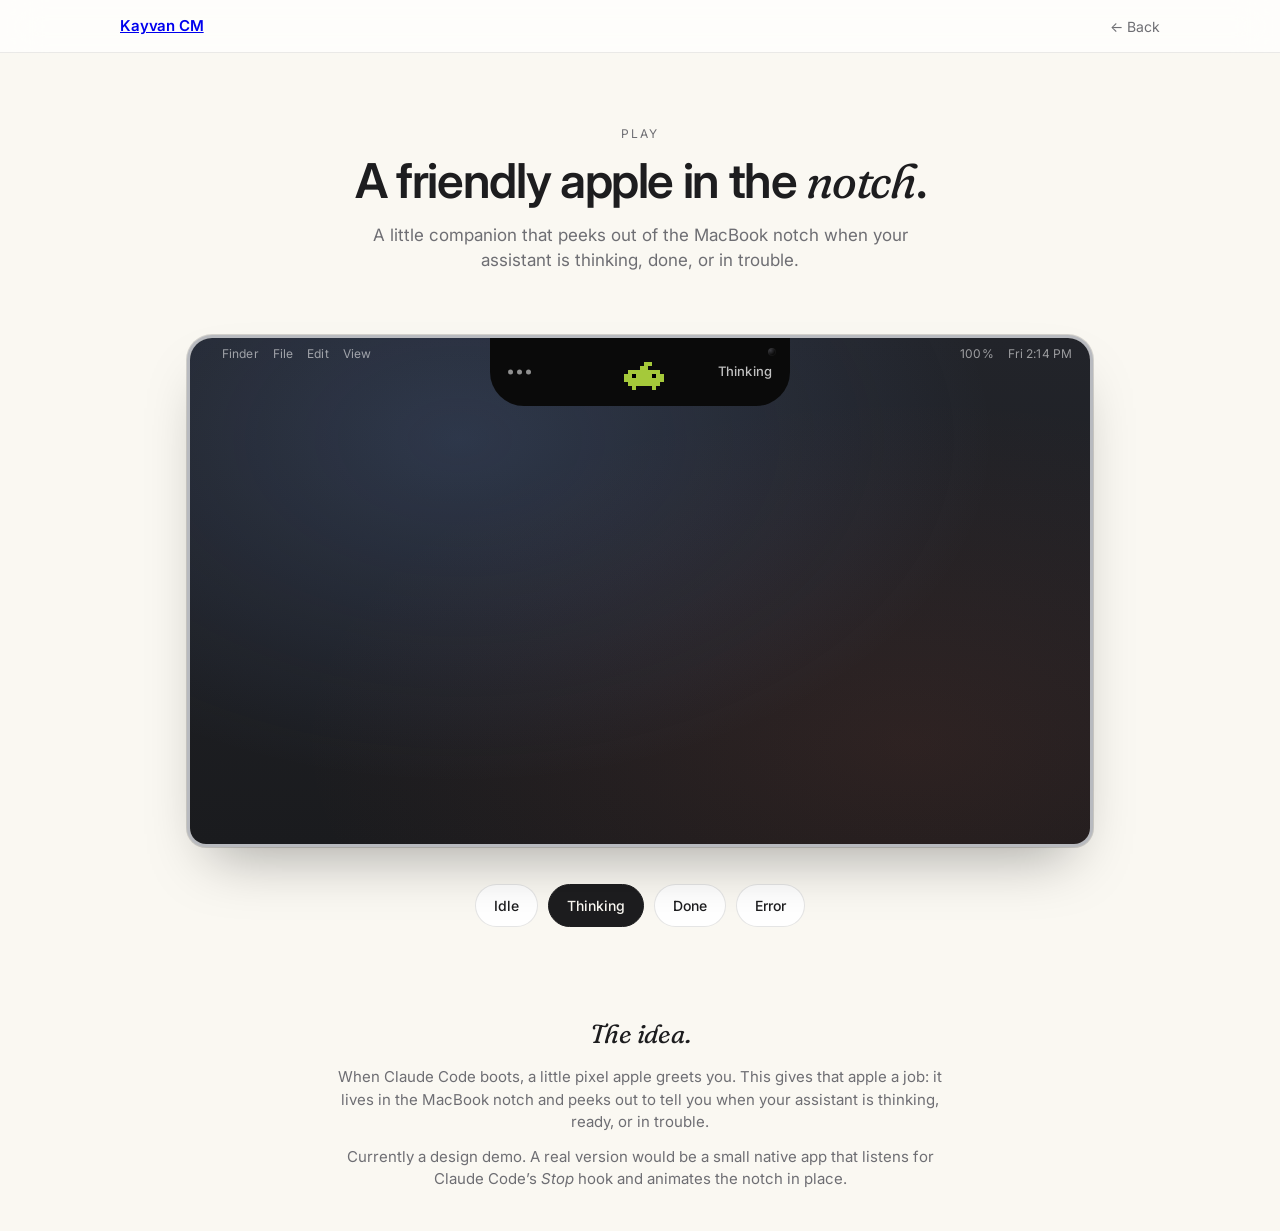
<file: play/notch/index.html>
<!doctype html>
<html lang="en">
<head>
<meta charset="utf-8" />
<meta name="viewport" content="width=device-width, initial-scale=1" />
<title>Notch companion — Kayvan CM</title>
<meta name="description" content="A small apple that lives in your MacBook notch and tells you when your AI is done thinking." />
<link rel="preconnect" href="https://fonts.googleapis.com" />
<link rel="preconnect" href="https://fonts.gstatic.com" crossorigin />
<link rel="stylesheet" href="https://fonts.googleapis.com/css2?family=Inter:wght@400;500;600&family=Fraunces:opsz,wght,SOFT@9..144,300..600,50..100&display=swap" />
<style>
  *, *::before, *::after { box-sizing: border-box; margin: 0; padding: 0; }
  html, body { height: 100%; }

  :root {
    --bg: #faf8f2;
    --fg: #1d1d1f;
    --fg-mute: #6e6e73;
    --screen: #1c1d20;
    --notch: #0a0a0a;
    --accent-ok: #4dbf85;
    --accent-err: #e05a45;
  }

  body {
    background: var(--bg);
    color: var(--fg);
    font-family: "Inter", -apple-system, BlinkMacSystemFont, sans-serif;
    font-size: 16px;
    line-height: 1.5;
    -webkit-font-smoothing: antialiased;
    display: flex;
    flex-direction: column;
    min-height: 100vh;
  }

  /* Nav */
  .nav {
    position: sticky; top: 0; z-index: 10;
    background: rgba(255,255,255,0.72);
    backdrop-filter: saturate(1.6) blur(20px);
    -webkit-backdrop-filter: saturate(1.6) blur(20px);
    border-bottom: 1px solid rgba(0,0,0,0.08);
  }
  .nav-inner {
    max-width: 1120px;
    margin: 0 auto;
    padding: 0 clamp(20px, 4vw, 40px);
    height: 52px;
    display: flex; align-items: center; justify-content: space-between;
  }
  .nav-brand { font-size: 15px; font-weight: 600; letter-spacing: -0.01em; }
  .nav-links { display: flex; gap: 28px; font-size: 14px; color: var(--fg-mute); }
  .nav-links a { color: inherit; text-decoration: none; }
  .nav-links a:hover { color: var(--fg); }
  .nav-back { font-size: 14px; color: var(--fg-mute); display: inline-flex; align-items: center; gap: 6px; }

  main {
    flex: 1;
    display: flex;
    flex-direction: column;
    align-items: center;
    padding: clamp(40px, 6vw, 72px) 20px 40px;
  }

  .header {
    text-align: center;
    max-width: 620px;
    margin-bottom: clamp(40px, 5vw, 64px);
  }
  .eyebrow {
    font-size: 12px;
    letter-spacing: 0.16em;
    text-transform: uppercase;
    color: var(--fg-mute);
    margin-bottom: 12px;
  }
  h1 {
    font-size: clamp(32px, 4.5vw, 48px);
    font-weight: 600;
    letter-spacing: -0.028em;
    line-height: 1.08;
  }
  h1 em {
    font-family: "Fraunces", serif;
    font-style: italic;
    font-weight: 400;
    font-variation-settings: "SOFT" 60;
  }
  .lede {
    margin-top: 16px;
    color: var(--fg-mute);
    font-size: clamp(15px, 1.4vw, 17px);
    max-width: 52ch;
    margin-left: auto;
    margin-right: auto;
  }

  /* Stage — simulates the top of a MacBook display */
  .stage {
    position: relative;
    width: min(900px, 100%);
    aspect-ratio: 16 / 9;
    background: linear-gradient(180deg, #22242a 0%, #1a1b1e 100%);
    border-radius: 22px 22px 16px 16px;
    box-shadow:
      0 0 0 3px #b8babf,
      0 0 0 4px rgba(0,0,0,0.15),
      0 30px 60px -20px rgba(0,0,0,0.35);
    overflow: hidden;
    isolation: isolate;
  }
  /* Subtle desktop wallpaper hint */
  .stage::before {
    content: '';
    position: absolute; inset: 0;
    background:
      radial-gradient(ellipse at 30% 20%, rgba(107, 151, 232, 0.18), transparent 60%),
      radial-gradient(ellipse at 80% 80%, rgba(207, 83, 48, 0.10), transparent 60%);
    z-index: 0;
  }
  /* Menu bar */
  .menu-bar {
    position: absolute;
    top: 0; left: 0; right: 0;
    height: 32px;
    display: flex;
    align-items: center;
    padding: 0 18px;
    color: rgba(255,255,255,0.65);
    font-size: 12px;
    letter-spacing: 0.01em;
    z-index: 1;
  }
  .menu-left, .menu-right { display: flex; align-items: center; gap: 14px; }
  .menu-right { margin-left: auto; }
  .menu-item { opacity: 0.85; }
  .menu-apple { font-size: 13px; opacity: 0.95; }

  /* Notch — the star of the show */
  .notch {
    position: absolute;
    top: 0;
    left: 50%;
    transform: translateX(-50%);
    height: 32px;
    width: 210px;
    background: var(--notch);
    border-radius: 0 0 18px 18px;
    z-index: 5;
    display: flex;
    align-items: center;
    justify-content: center;
    transition:
      width 420ms cubic-bezier(.22, 1.1, .36, 1),
      height 420ms cubic-bezier(.22, 1.1, .36, 1),
      background-color 260ms ease;
  }
  .notch[data-state="thinking"] {
    width: 300px;
    height: 68px;
    border-radius: 0 0 34px 34px;
  }
  .notch[data-state="done"] {
    width: 340px;
    height: 72px;
    border-radius: 0 0 36px 36px;
    animation: notch-flash-ok 900ms ease-out;
  }
  .notch[data-state="error"] {
    width: 300px;
    height: 68px;
    border-radius: 0 0 34px 34px;
    animation: notch-shake 480ms ease-in-out;
  }
  @keyframes notch-flash-ok {
    0%   { box-shadow: 0 0 0 0 rgba(77, 191, 133, 0); }
    30%  { box-shadow: 0 0 40px 8px rgba(77, 191, 133, 0.55); }
    100% { box-shadow: 0 0 0 0 rgba(77, 191, 133, 0); }
  }
  @keyframes notch-shake {
    0%, 100% { transform: translateX(-50%); }
    20% { transform: translateX(calc(-50% - 6px)); }
    40% { transform: translateX(calc(-50% + 6px)); }
    60% { transform: translateX(calc(-50% - 4px)); }
    80% { transform: translateX(calc(-50% + 4px)); }
  }

  /* Camera lens on the right side of the notch */
  .camera {
    position: absolute;
    top: 10px;
    right: 14px;
    width: 8px;
    height: 8px;
    border-radius: 50%;
    background: radial-gradient(circle at 30% 30%, #3a3a3f 0%, #0a0a0a 60%, #000 100%);
    box-shadow: inset 0 0 0 1px rgba(255,255,255,0.05);
    z-index: 6;
  }

  /* Apple character */
  .apple {
    width: 48px;
    height: 32px;
    display: block;
    image-rendering: pixelated;
    opacity: 0;
    transform: translateY(6px) scale(0.86);
    transition:
      opacity 320ms ease,
      transform 420ms cubic-bezier(.22, 1.4, .36, 1);
  }
  .notch[data-state="thinking"] .apple {
    opacity: 1;
    transform: translateY(6px) scale(1);
    animation: apple-bob 1600ms ease-in-out infinite;
  }
  .notch[data-state="done"] .apple {
    opacity: 1;
    transform: translateY(4px) scale(1.08);
    animation: apple-pop 720ms cubic-bezier(.22, 1.4, .36, 1);
  }
  .notch[data-state="error"] .apple {
    opacity: 1;
    transform: translateY(6px) scale(1);
    animation: apple-wobble 480ms ease-in-out;
  }
  @keyframes apple-bob {
    0%, 100% { transform: translateY(6px) scale(1); }
    50%      { transform: translateY(-2px) scale(1.03); }
  }
  @keyframes apple-pop {
    0%   { transform: translateY(24px) scale(0.7); }
    50%  { transform: translateY(-6px) scale(1.15); }
    100% { transform: translateY(4px) scale(1.08); }
  }
  @keyframes apple-wobble {
    0%, 100% { transform: translateY(6px) scale(1) rotate(0); }
    25%      { transform: translateY(6px) scale(1) rotate(-14deg); }
    75%      { transform: translateY(6px) scale(1) rotate(14deg); }
  }

  /* Notch side content — dots / label */
  .notch-side {
    position: absolute;
    color: rgba(255,255,255,0.75);
    font-size: 13px;
    font-weight: 500;
    letter-spacing: 0.01em;
    opacity: 0;
    transition: opacity 260ms ease 120ms;
    display: flex;
    align-items: center;
    gap: 8px;
  }
  .notch-side.left  { left: 18px;  top: 50%; transform: translateY(-50%); }
  .notch-side.right { right: 18px; top: 50%; transform: translateY(-50%); }
  .notch[data-state="thinking"] .notch-side.left,
  .notch[data-state="thinking"] .notch-side.right,
  .notch[data-state="done"] .notch-side.left,
  .notch[data-state="done"] .notch-side.right,
  .notch[data-state="error"] .notch-side.left,
  .notch[data-state="error"] .notch-side.right { opacity: 1; }

  /* Thinking dots */
  .think-dots { display: inline-flex; gap: 4px; }
  .think-dots span {
    width: 5px; height: 5px;
    border-radius: 50%;
    background: rgba(255,255,255,0.55);
    animation: dot-pulse 1200ms ease-in-out infinite;
  }
  .think-dots span:nth-child(2) { animation-delay: 160ms; }
  .think-dots span:nth-child(3) { animation-delay: 320ms; }
  @keyframes dot-pulse {
    0%, 100% { opacity: 0.35; transform: scale(0.85); }
    50%      { opacity: 1;    transform: scale(1); }
  }

  /* State-conditional side text */
  .notch-side .label { display: none; }
  .notch[data-state="thinking"] .side-thinking,
  .notch[data-state="done"]     .side-done,
  .notch[data-state="error"]    .side-error {
    display: inline-flex;
    align-items: center;
    gap: 6px;
  }

  .side-done .glyph  { color: var(--accent-ok); font-size: 15px; }
  .side-error .glyph { color: var(--accent-err); font-size: 15px; font-weight: 700; }

  /* Controls */
  .controls {
    margin-top: 40px;
    display: flex;
    gap: 10px;
    flex-wrap: wrap;
    justify-content: center;
  }
  .btn {
    font: inherit;
    font-size: 14px;
    font-weight: 500;
    padding: 10px 18px;
    border-radius: 999px;
    background: #fff;
    color: var(--fg);
    border: 1px solid rgba(0,0,0,0.1);
    cursor: pointer;
    transition: all 160ms ease;
  }
  .btn:hover { background: #f5f5f7; transform: translateY(-1px); }
  .btn[aria-pressed="true"] {
    background: var(--fg);
    color: var(--bg);
    border-color: var(--fg);
  }

  /* Description */
  .about {
    margin-top: clamp(56px, 7vw, 88px);
    max-width: 640px;
    text-align: center;
  }
  .about h2 {
    font-family: "Fraunces", serif;
    font-style: italic;
    font-weight: 400;
    font-variation-settings: "SOFT" 60;
    font-size: 26px;
    letter-spacing: -0.01em;
    margin-bottom: 12px;
  }
  .about p {
    color: var(--fg-mute);
    font-size: 15px;
  }
  .about p + p { margin-top: 12px; }
</style>
</head>
<body>

<nav class="nav">
  <div class="nav-inner">
    <a class="nav-brand" href="../../index.html">Kayvan CM</a>
    <div class="nav-links">
      <a class="nav-back" href="../../index.html">&larr; Back</a>
    </div>
  </div>
</nav>

<main>
  <div class="header">
    <div class="eyebrow">Play</div>
    <h1>A friendly apple in the <em>notch</em>.</h1>
    <p class="lede">A little companion that peeks out of the MacBook notch when your assistant is thinking, done, or in trouble.</p>
  </div>

  <div class="stage" aria-label="MacBook screen with notch companion">
    <div class="menu-bar" aria-hidden="true">
      <div class="menu-left">
        <span class="menu-apple"></span>
        <span class="menu-item">Finder</span>
        <span class="menu-item">File</span>
        <span class="menu-item">Edit</span>
        <span class="menu-item">View</span>
      </div>
      <div class="menu-right">
        <span class="menu-item">100%</span>
        <span class="menu-item">Fri 2:14 PM</span>
      </div>
    </div>

    <div class="notch" id="notch" data-state="idle" role="status" aria-live="polite">
      <div class="notch-side left" aria-hidden="true">
        <span class="label side-thinking">
          <span class="think-dots"><span></span><span></span><span></span></span>
        </span>
        <span class="label side-done"><span class="glyph">&#10003;</span></span>
        <span class="label side-error"><span class="glyph">&#33;</span></span>
      </div>

      <svg class="apple" viewBox="0 0 48 32" shape-rendering="crispEdges" aria-hidden="true">
        <!-- Head (rows 0-1) -->
        <rect x="28" y="0"  width="8"  height="4" fill="#a5c93a"/>
        <rect x="24" y="4"  width="8"  height="4" fill="#a5c93a"/>
        <!-- Body core (rows 2-5, cols 3-10) -->
        <rect x="12" y="8"  width="32" height="16" fill="#a5c93a"/>
        <!-- Left / right bulges (rows 3-4, cols 2 and 11) -->
        <rect x="8"  y="12" width="4"  height="8"  fill="#a5c93a"/>
        <rect x="44" y="12" width="4"  height="8"  fill="#a5c93a"/>
        <!-- Eyes (row 3) -->
        <rect x="16" y="12" width="4"  height="4"  fill="#000000"/>
        <rect x="36" y="12" width="4"  height="4"  fill="#000000"/>
        <!-- Feet (row 6) -->
        <rect x="16" y="24" width="4"  height="4"  fill="#a5c93a"/>
        <rect x="36" y="24" width="4"  height="4"  fill="#a5c93a"/>
      </svg>

      <div class="notch-side right" aria-hidden="true">
        <span class="label side-thinking">Thinking</span>
        <span class="label side-done">Ready</span>
        <span class="label side-error">Error</span>
      </div>

      <div class="camera" aria-hidden="true"></div>
    </div>
  </div>

  <div class="controls" role="group" aria-label="Notch state controls">
    <button class="btn" data-state="idle"     aria-pressed="true">Idle</button>
    <button class="btn" data-state="thinking" aria-pressed="false">Thinking</button>
    <button class="btn" data-state="done"     aria-pressed="false">Done</button>
    <button class="btn" data-state="error"    aria-pressed="false">Error</button>
  </div>

  <div class="about">
    <h2>The idea.</h2>
    <p>When Claude Code boots, a little pixel apple greets you. This gives that apple a job: it lives in the MacBook notch and peeks out to tell you when your assistant is thinking, ready, or in trouble.</p>
    <p>Currently a design demo. A real version would be a small native app that listens for Claude Code&rsquo;s <em>Stop</em> hook and animates the notch in place.</p>
  </div>
</main>

<script>
  (() => {
    const notch = document.getElementById('notch');
    const buttons = document.querySelectorAll('.btn');

    function setState(state) {
      notch.setAttribute('data-state', state);
      buttons.forEach((b) => b.setAttribute('aria-pressed', b.dataset.state === state ? 'true' : 'false'));
      // Auto-return "done" and "error" to idle after the flash
      if (state === 'done' || state === 'error') {
        clearTimeout(setState._t);
        setState._t = setTimeout(() => setState('idle'), 1800);
      }
    }

    buttons.forEach((b) => {
      b.addEventListener('click', () => setState(b.dataset.state));
    });

    // Kick things off with a gentle sequence so visitors see it work
    setTimeout(() => setState('thinking'), 900);
    setTimeout(() => setState('done'),     3800);
    setTimeout(() => setState('idle'),     5800);
  })();
</script>
</body>
</html>
</file>
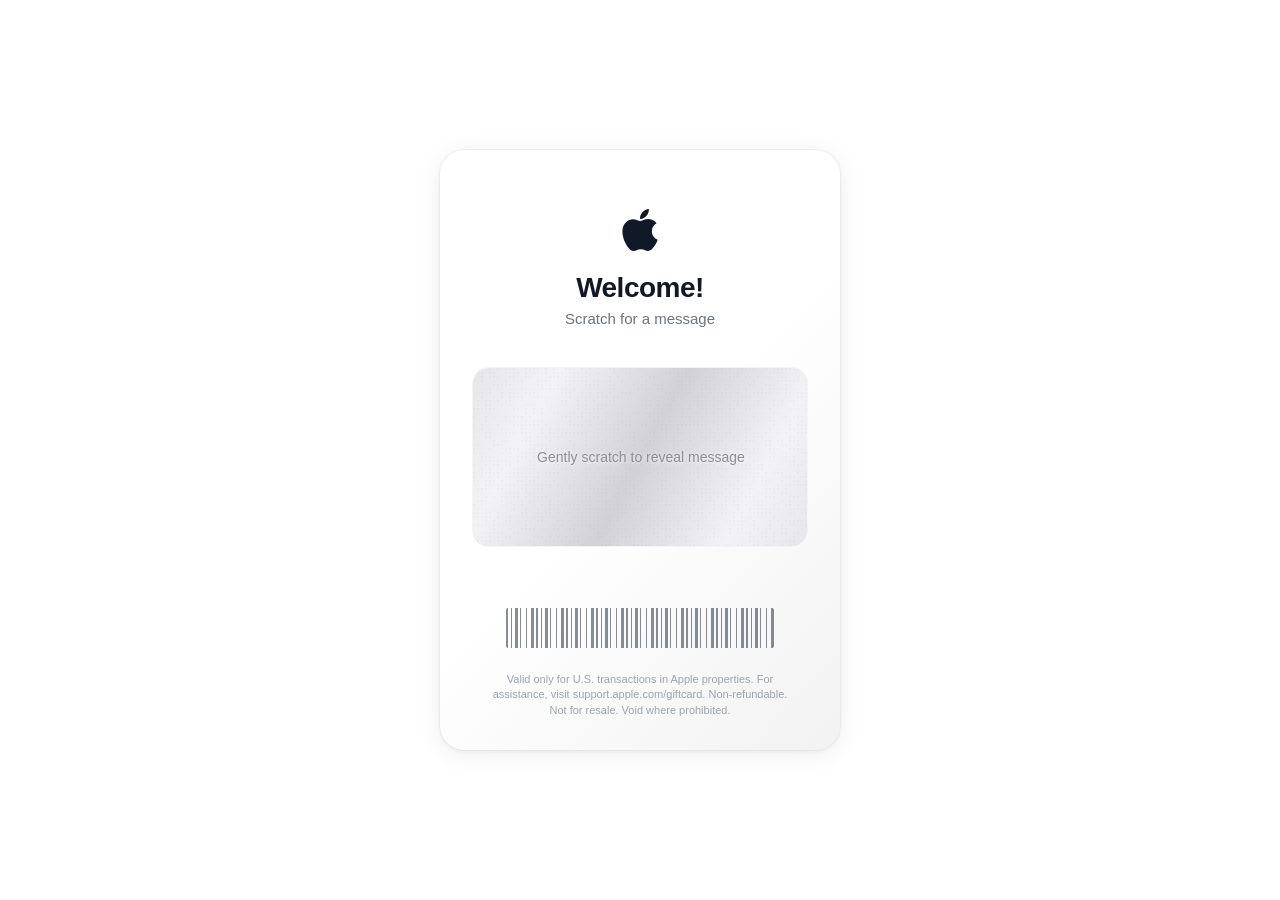
<file: play/scratch/index.html>
<!DOCTYPE html>
<html lang="en">
<head>
  <meta charset="UTF-8" />
  <meta name="viewport" content="width=device-width, initial-scale=1.0" />
  <title>Scratch Card</title>
  <style>
    *, *::before, *::after { box-sizing: border-box; margin: 0; padding: 0; }

    body {
      min-height: 100vh;
      display: flex;
      align-items: center;
      justify-content: center;
      background: transparent;
      font-family: -apple-system, BlinkMacSystemFont, "Segoe UI", sans-serif;
      user-select: none;
    }

    .card {
      position: relative;
      width: 400px;
      height: 600px;
      background: #ffffff;
      border-radius: 24px;
      box-shadow: 0 4px 24px rgba(0,0,0,0.08), 0 1px 4px rgba(0,0,0,0.05), 0 0 0 0.5px rgba(0,0,0,0.06);
      display: flex;
      flex-direction: column;
      align-items: center;
      padding: 2rem;
      overflow: hidden;
    }

    .card-gloss {
      position: absolute;
      inset: 0;
      background: linear-gradient(135deg, rgba(255,255,255,0.6) 0%, rgba(255,255,255,0) 50%, rgba(0,0,0,0.05) 100%);
      pointer-events: none;
      border-radius: 24px;
    }

    .card-header {
      display: flex;
      flex-direction: column;
      align-items: center;
      margin-top: 1.5rem;
      z-index: 10;
      width: 100%;
    }

    .apple-icon {
      width: 48px;
      height: 48px;
      margin-bottom: 20px;
      color: #111827;
    }

    .card-title {
      font-size: 28px;
      font-weight: 600;
      letter-spacing: -0.5px;
      color: #111827;
      line-height: 1;
      margin-bottom: 8px;
    }

    .card-sub {
      font-size: 15px;
      color: #6b7280;
      font-weight: 500;
    }

    .scratch-zone {
      position: relative;
      width: 100%;
      height: 180px;
      margin-top: 2.5rem;
      border-radius: 16px;
      overflow: hidden;
      box-shadow: inset 0 2px 10px rgba(0,0,0,0.06);
      border: 1px solid #f3f4f6;
      z-index: 10;
    }

    .holographic-bg {
      position: absolute;
      inset: 0;
      display: flex;
      flex-direction: column;
      align-items: center;
      justify-content: center;
      padding: 1.5rem;
      background: linear-gradient(135deg,
        #fafafa 0%, #f0f0f5 20%,
        #e8e8f0 40%, #f5f5fa 60%,
        #ebebf5 80%, #f8f8fd 100%);
    }

    .reveal-label {
      font-size: 11px;
      font-weight: 600;
      color: #9ca3af;
      text-transform: uppercase;
      letter-spacing: 0.2em;
      margin-bottom: 12px;
    }

    .reveal-text {
      font-size: 22px;
      font-weight: 700;
      letter-spacing: 0.02em;
      color: #1f2937;
      text-align: center;
      line-height: 1.3;
      padding: 0 1rem;
    }

    #scratchCanvas {
      position: absolute;
      inset: 0;
      width: 100%;
      height: 100%;
      cursor: crosshair;
      border-radius: 16px;
      transition: opacity 0.7s ease;
      z-index: 20;
    }

    .card-footer {
      margin-top: auto;
      width: 100%;
      display: flex;
      flex-direction: column;
      align-items: center;
      z-index: 10;
    }

    .barcode {
      width: 80%;
      height: 40px;
      margin-bottom: 24px;
      opacity: 0.6;
      background-image: repeating-linear-gradient(
        90deg,
        #374151 0px, #374151 2px,
        transparent 2px, transparent 5px,
        #374151 5px, #374151 6px,
        transparent 6px, transparent 9px,
        #374151 9px, #374151 12px,
        transparent 12px, transparent 14px,
        #374151 14px, #374151 15px,
        transparent 15px, transparent 20px,
        #374151 20px, #374151 21px,
        transparent 21px, transparent 25px,
        #374151 25px, #374151 28px,
        transparent 28px, transparent 30px
      );
      border-radius: 2px;
    }

    .fine-print {
      font-size: 11px;
      color: #9ca3af;
      text-align: center;
      line-height: 1.4;
      max-width: 90%;
    }

    #confettiCanvas {
      position: fixed;
      top: 0; left: 0;
      width: 100%; height: 100%;
      pointer-events: none;
      z-index: 9999;
    }
  </style>
</head>
<body>

  <canvas id="confettiCanvas"></canvas>

  <div class="card">
    <div class="card-gloss"></div>

    <div class="card-header">
      <svg class="apple-icon" viewBox="0 0 384 512" fill="currentColor">
        <path d="M318.7 268.7c-.2-36.7 16.4-64.4 50-84.8-18.8-26.9-47.2-41.7-84.7-44.6-35.5-2.8-74.3 20.7-88.5 20.7-15 0-49.4-19.7-76.4-19.7C63.3 141.2 4 184.8 4 273.5q0 39.3 14.4 81.2c12.8 36.7 59 126.7 107.2 125.2 25.2-.6 43-17.9 75.8-17.9 31.8 0 48.3 17.9 76.4 17.9 48.6-.7 90.4-82.5 102.6-119.3-65.2-30.7-61.7-90-61.7-91.9zm-56.6-164.2c27.3-32.4 24.8-61.9 24-72.5-24.1 1.4-52 16.4-67.9 34.9-17.5 19.8-27.8 44.3-25.6 71.9 26.1 2 49.9-11.4 69.5-34.3z"/>
      </svg>
      <h1 class="card-title">Welcome!</h1>
      <p class="card-sub">Scratch for a message</p>
    </div>

    <div class="scratch-zone" id="scratchZone">
      <div class="holographic-bg">
        <span class="reveal-label">A message for you</span>
        <div class="reveal-text">Thanks for looking at my portfolio</div>
      </div>
      <canvas id="scratchCanvas"></canvas>
    </div>

    <div class="card-footer">
      <div class="barcode"></div>
      <p class="fine-print">
        Valid only for U.S. transactions in Apple properties. For assistance, visit support.apple.com/giftcard. Non-refundable. Not for resale. Void where prohibited.
      </p>
    </div>
  </div>

  <script>
    (function () {
      const canvas = document.getElementById('scratchCanvas');
      const ctx = canvas.getContext('2d', { willReadFrequently: true });
      const zone = document.getElementById('scratchZone');
      const confettiCanvas = document.getElementById('confettiCanvas');
      const cctx = confettiCanvas.getContext('2d');

      let isDrawing = false;
      let lastX = 0, lastY = 0;
      let isRevealed = false;
      let particles = [];

      function initCanvas() {
        const dpr = window.devicePixelRatio || 1;
        const rect = zone.getBoundingClientRect();
        const w = rect.width, h = rect.height;

        canvas.width = w * dpr;
        canvas.height = h * dpr;
        canvas.style.width = w + 'px';
        canvas.style.height = h + 'px';
        ctx.scale(dpr, dpr);

        const grad = ctx.createLinearGradient(0, 0, w, h);
        grad.addColorStop(0, '#e5e5ea');
        grad.addColorStop(0.2, '#f2f2f7');
        grad.addColorStop(0.5, '#d1d1d6');
        grad.addColorStop(0.8, '#f2f2f7');
        grad.addColorStop(1, '#e5e5ea');
        ctx.fillStyle = grad;
        ctx.fillRect(0, 0, w, h);

        ctx.fillStyle = 'rgba(0,0,0,0.02)';
        for (let i = 0; i < w; i += 4) {
          for (let j = 0; j < h; j += 4) {
            if (Math.random() > 0.5) ctx.fillRect(i, j, 2, 2);
          }
        }

        ctx.font = '500 14px -apple-system, BlinkMacSystemFont, sans-serif';
        ctx.fillStyle = '#8e8e93';
        ctx.textAlign = 'center';
        ctx.textBaseline = 'middle';
        ctx.shadowColor = 'rgba(255,255,255,0.8)';
        ctx.shadowBlur = 4;
        ctx.shadowOffsetY = 1;
        ctx.fillText('Gently scratch to reveal message', w / 2, h / 2);
        ctx.shadowColor = 'transparent';
        ctx.shadowBlur = 0;

        ctx.globalCompositeOperation = 'destination-out';
        ctx.lineJoin = 'round';
        ctx.lineCap = 'round';
        ctx.lineWidth = 30;
      }

      function getPos(e) {
        const rect = canvas.getBoundingClientRect();
        const src = e.touches ? e.touches[0] : e;
        return { x: src.clientX - rect.left, y: src.clientY - rect.top };
      }

      function scratch(x, y, fromX, fromY) {
        ctx.beginPath();
        ctx.arc(x, y, 15, 0, Math.PI * 2);
        ctx.fill();
        if (fromX !== null) {
          ctx.beginPath();
          ctx.moveTo(fromX, fromY);
          ctx.lineTo(x, y);
          ctx.stroke();
        }
      }

      function checkProgress() {
        const data = ctx.getImageData(0, 0, canvas.width, canvas.height).data;
        let cleared = 0;
        const step = 16;
        const total = Math.floor(data.length / (4 * step));
        for (let i = 3; i < data.length; i += 4 * step) {
          if (data[i] < 128) cleared++;
        }
        if (cleared / total > 0.45 && !isRevealed) reveal();
      }

      function reveal() {
        isRevealed = true;
        canvas.style.opacity = '0';
        setTimeout(() => {
          canvas.style.pointerEvents = 'none';
          launchConfetti();
        }, 700);
      }

      function launchConfetti() {
        confettiCanvas.width = window.innerWidth;
        confettiCanvas.height = window.innerHeight;
        const colors = ['#378ADD','#1D9E75','#D85A30','#D4537E','#7F77DD','#639922','#EF9F27'];
        for (let i = 0; i < 130; i++) {
          particles.push({
            x: Math.random() * confettiCanvas.width,
            y: -20,
            r: Math.random() * 7 + 3,
            d: Math.random() * 60 + 20,
            color: colors[Math.floor(Math.random() * colors.length)],
            tilt: Math.random() * 10 - 10,
            tiltSpeed: Math.random() * 0.08 + 0.02,
            speed: Math.random() * 3 + 2,
            opacity: 1,
            shape: Math.random() > 0.5 ? 'rect' : 'circle'
          });
        }
        animateConfetti();
      }

      function animateConfetti() {
        cctx.clearRect(0, 0, confettiCanvas.width, confettiCanvas.height);
        particles.forEach(p => {
          cctx.save();
          cctx.globalAlpha = p.opacity;
          cctx.fillStyle = p.color;
          cctx.translate(p.x, p.y);
          cctx.rotate(p.tilt * Math.PI / 180);
          if (p.shape === 'rect') {
            cctx.fillRect(-p.r, -p.r / 2, p.r * 2, p.r);
          } else {
            cctx.beginPath();
            cctx.arc(0, 0, p.r, 0, Math.PI * 2);
            cctx.fill();
          }
          cctx.restore();
          p.y += p.speed;
          p.tilt += p.tiltSpeed;
          p.x += Math.sin(p.d) * 1.2;
          p.d += 0.02;
          p.opacity -= 0.006;
        });
        particles = particles.filter(p => p.opacity > 0);
        if (particles.length > 0) requestAnimationFrame(animateConfetti);
        else cctx.clearRect(0, 0, confettiCanvas.width, confettiCanvas.height);
      }

      canvas.addEventListener('mousedown', e => { if (isRevealed) return; isDrawing = true; const p = getPos(e); lastX = p.x; lastY = p.y; scratch(p.x, p.y, null, null); });
      canvas.addEventListener('mousemove', e => { if (!isDrawing || isRevealed) return; const p = getPos(e); scratch(p.x, p.y, lastX, lastY); lastX = p.x; lastY = p.y; checkProgress(); });
      canvas.addEventListener('mouseup', () => isDrawing = false);
      canvas.addEventListener('mouseleave', () => isDrawing = false);
      canvas.addEventListener('touchstart', e => { if (isRevealed) return; isDrawing = true; const p = getPos(e); lastX = p.x; lastY = p.y; scratch(p.x, p.y, null, null); }, { passive: false });
      canvas.addEventListener('touchmove', e => { if (!isDrawing || isRevealed) return; e.preventDefault(); const p = getPos(e); scratch(p.x, p.y, lastX, lastY); lastX = p.x; lastY = p.y; checkProgress(); }, { passive: false });
      canvas.addEventListener('touchend', () => isDrawing = false);
      canvas.addEventListener('touchcancel', () => isDrawing = false);

      initCanvas();
    })();
  </script>
</body>
</html>
</file>
